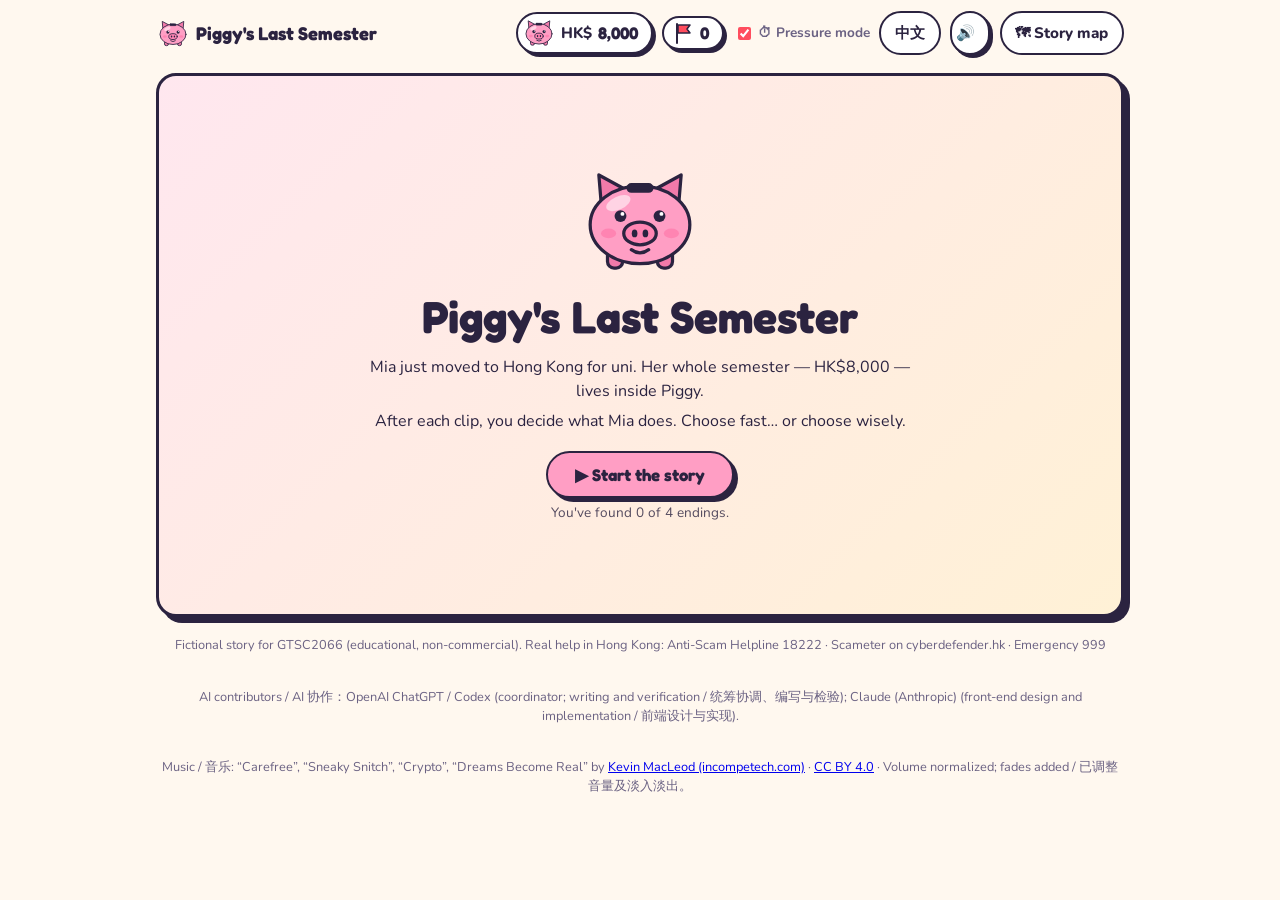
<file: index.html>
<!doctype html>
<html lang="en">
<head>
<meta charset="utf-8">
<meta http-equiv="Content-Security-Policy" content="default-src 'none'; script-src 'self'; style-src 'self'; font-src 'self'; img-src 'self' blob:; media-src 'self'; connect-src 'self'; base-uri 'none'; form-action 'none'; object-src 'none'">
<meta name="referrer" content="no-referrer">
<meta name="viewport" content="width=device-width, initial-scale=1">
<title>Piggy's Last Semester</title>
<meta name="description" content="An interactive anti-scam story. Make the choices, keep Piggy alive.">
<link rel="stylesheet" href="fonts.css">
<link rel="icon" href="assets/piggy-happy.svg">
<link rel="stylesheet" href="tokens.css">
<link rel="stylesheet" href="style.css">
</head>
<body>
<header class="topbar">
  <div class="brand"><img src="assets/piggy-happy.svg" alt="" width="34"> Piggy's Last Semester</div>
  <div class="hud">
    <div class="hud-item" title="Money left in Piggy"><img class="pig" id="hudPig" src="assets/piggy-happy.svg" alt=""> HK$<b id="hudMoney">8,000</b></div>
    <div class="hud-item" title="Red flags spotted"><img class="ico" src="assets/icon-flag.svg" alt=""> <b id="hudFlags">0</b></div>
    <label class="toggle" title="Choices have a 15-second timer — just like a real scammer rushing you">
      <input type="checkbox" id="pressure" checked> <span id="pressureLabel">⏱ Pressure mode</span>
    </label>
    <button class="ghost" id="btnLanguage">中文</button>
    <button class="hud-item" id="btnSound" aria-label="Mute audio" aria-pressed="true">🔊</button>
    <button class="ghost" id="btnMap">🗺 Story map</button>
  </div>
</header>

<main>
  <section class="stage" id="stage">
    <!-- start screen -->
    <div class="screen" id="startScreen">
      <div class="start-card">
        <img class="big-pig" src="assets/piggy-happy.svg" alt="Piggy">
        <h1>Piggy's Last Semester</h1>
        <p id="startIntro">Mia just moved to Hong Kong for uni. Her whole semester — <b>HK$8,000</b> — lives inside Piggy.</p>
        <p id="startInstructions">After each clip, <b>you</b> decide what Mia does. Choose fast… or choose wisely.</p>
        <button class="primary" id="btnStart">▶ Start the story</button>
        <p class="small" id="endingsUnlocked"></p>
      </div>
    </div>

    <!-- clip player -->
    <div class="clip" id="clip" hidden>
      <div class="media" id="media"></div>
      <div class="tag" id="sceneTag"></div>
      <div class="phone" id="phone" hidden></div>
      <div class="subs" id="subs"></div>
      <div class="progress"><div id="progressBar"></div></div>
      <button class="primary resume" id="btnResume" hidden>▶ Play video</button>
      <button class="skip ghost" id="btnSkip">Skip ⏭</button>
    </div>

    <!-- choice overlay -->
    <div class="overlay" id="choiceOverlay" hidden>
      <div class="choice-card"><img class="choice-pig" src="assets/piggy-worried.svg" alt="">
        <div class="timer" id="timer"><div id="timerBar"></div><b class="spark">💥</b></div><div class="timer-text" id="timerText"></div>
        <h2 id="choiceTitle">What should Mia do?</h2>
        <div class="choices" id="choices"></div>
        <button class="ghost hint-btn" id="btnHint">🚩 Pause &amp; spot the red flags</button>
        <ul class="flags-list" id="flagsList" hidden></ul>
      </div>
    </div>

    <!-- continue -->
    <div class="overlay light" id="continueOverlay" hidden>
      <div class="flag-earned" id="flagEarned" hidden></div>
      <button class="primary" id="btnContinue">Continue ▶</button>
    </div>

    <!-- ending -->
    <div class="screen" id="endScreen" hidden>
      <div class="end-card" id="endCard"></div>
    </div>

    <div class="toast" id="toast" hidden></div>
  </section>

  <!-- story map -->
  <section class="map-panel" id="mapPanel" hidden>
    <div class="map-head">
      <h2 id="mapTitle">Story map</h2>
      <span class="legend"><i class="lg visited"></i>visited <i class="lg current"></i>you are here <i class="lg vid"></i>video clip <i class="lg img"></i>image clip</span>
      <button class="ghost" id="btnCloseMap">✕</button>
    </div>
    <div class="map-scroll"><div class="map" id="map"></div></div>
  </section>
</main>

<footer class="foot" id="footer">Fictional story for GTSC2066 (educational, non-commercial). Real help in Hong Kong: Anti-Scam Helpline <b>18222</b> · Scameter on cyberdefender.hk · Emergency <b>999</b></footer>

<p class="foot" id="aiCredits">AI contributors / AI 协作：OpenAI ChatGPT / Codex (coordinator; writing and verification / 统筹协调、编写与检验); Claude (Anthropic) (front-end design and implementation / 前端设计与实现).</p>
<p class="foot" id="musicCredits">Music / 音乐: “Carefree”, “Sneaky Snitch”, “Crypto”, “Dreams Become Real” by <a href="https://incompetech.com/">Kevin MacLeod (incompetech.com)</a> · <a href="https://creativecommons.org/licenses/by/4.0/">CC BY 4.0</a> · Volume normalized; fades added / 已调整音量及淡入淡出。</p>

<script src="story.js?v=quiz-2"></script>
<script src="audio.js?v=buffer-bgm-2"></script>
<script src="app.js?v=quiz-2"></script>
</body>
</html>
</file>
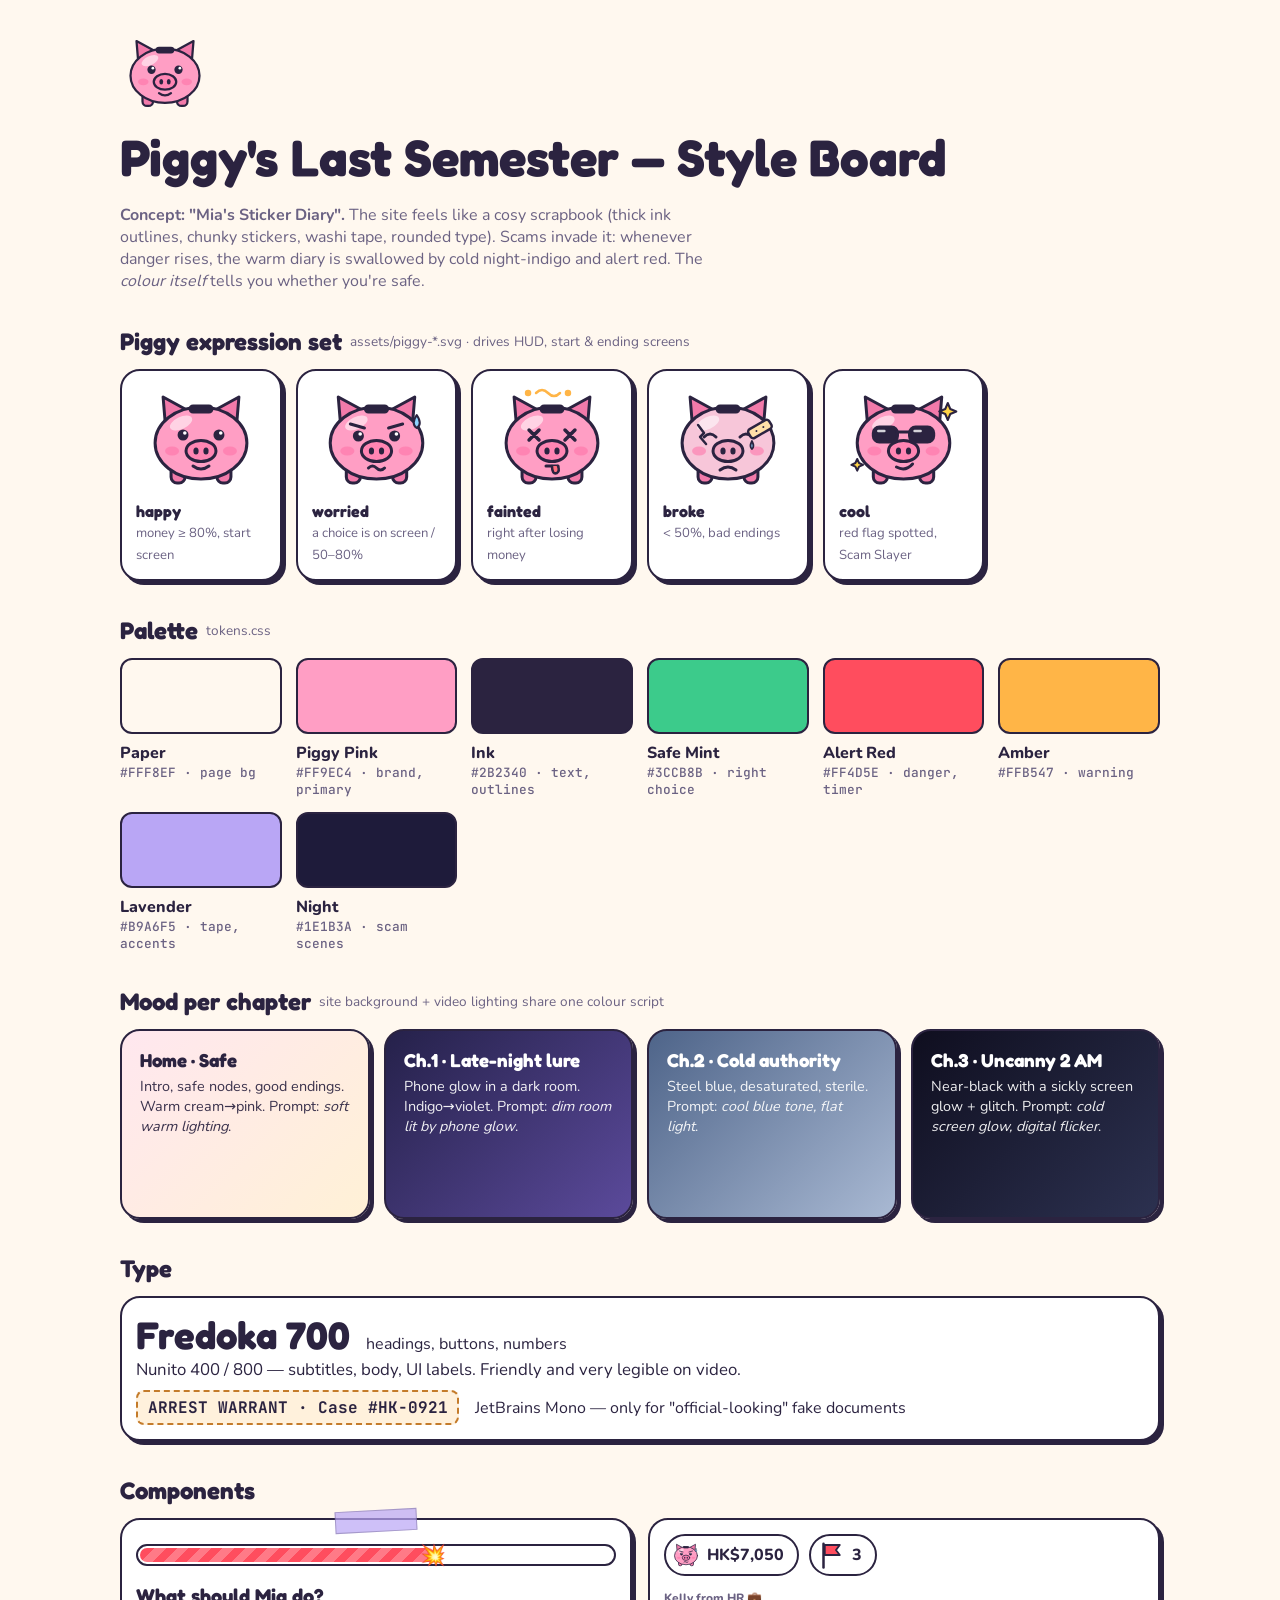
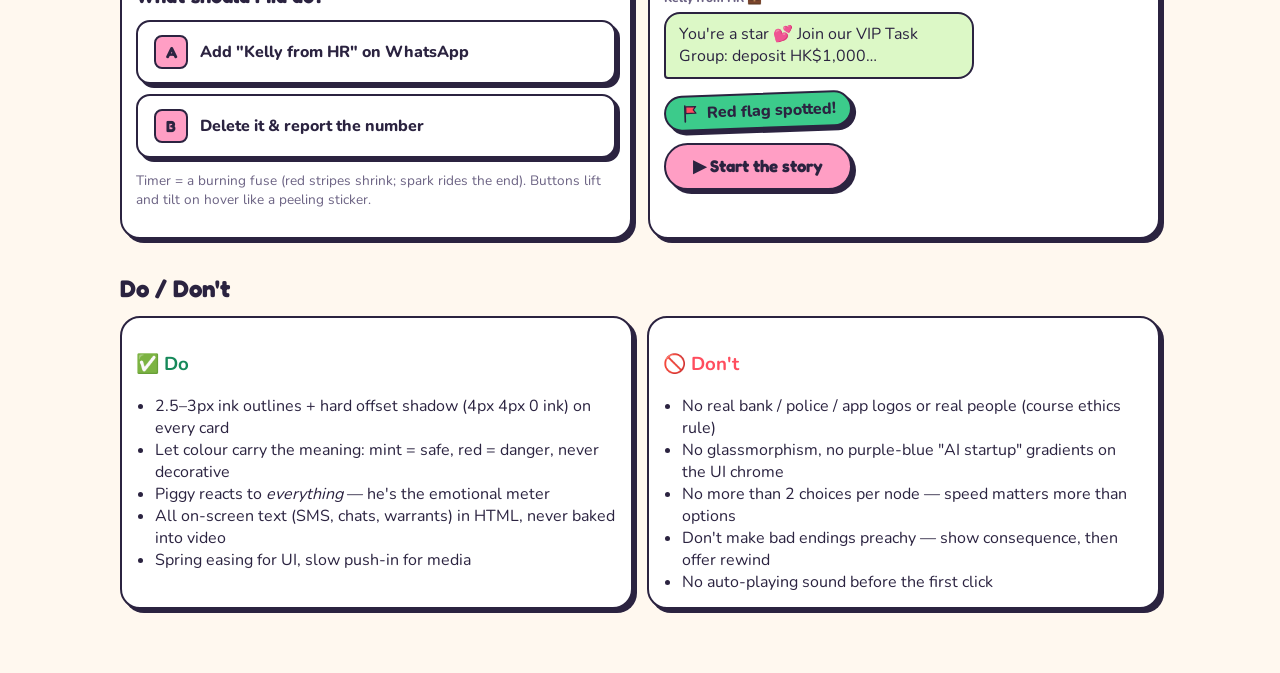
<file: styleboard.html>
<!doctype html>
<html lang="en">
<head>
<meta charset="utf-8">
<meta http-equiv="Content-Security-Policy" content="default-src 'none'; script-src 'self'; style-src 'self'; font-src 'self'; img-src 'self' blob:; media-src 'self'; connect-src 'none'; base-uri 'none'; form-action 'none'; object-src 'none'">
<meta name="viewport" content="width=device-width, initial-scale=1">
<title>Piggy Style Board</title>
<link rel="stylesheet" href="fonts.css">
<link rel="stylesheet" href="tokens.css">
<link rel="stylesheet" href="styleboard.css">
</head>
<body>
<div class="wrap">
  <img src="assets/piggy-happy.svg" alt="" width="90">
  <h1>Piggy's Last Semester — Style Board</h1>
  <p class="lead"><b>Concept: "Mia's Sticker Diary".</b> The site feels like a cosy scrapbook (thick ink outlines, chunky stickers, washi tape, rounded type). Scams invade it: whenever danger rises, the warm diary is swallowed by cold night-indigo and alert red. The <i>colour itself</i> tells you whether you're safe.</p>

  <h2>Piggy expression set <small>assets/piggy-*.svg · drives HUD, start &amp; ending screens</small></h2>
  <div class="grid">
    <div class="sticker pig"><img src="assets/piggy-happy.svg" alt=""><b>happy</b><span>money ≥ 80%, start screen</span></div>
    <div class="sticker pig"><img src="assets/piggy-worried.svg" alt=""><b>worried</b><span>a choice is on screen / 50–80%</span></div>
    <div class="sticker pig"><img src="assets/piggy-fainted.svg" alt=""><b>fainted</b><span>right after losing money</span></div>
    <div class="sticker pig"><img src="assets/piggy-broke.svg" alt=""><b>broke</b><span>&lt; 50%, bad endings</span></div>
    <div class="sticker pig"><img src="assets/piggy-cool.svg" alt=""><b>cool</b><span>red flag spotted, Scam Slayer</span></div>
  </div>

  <h2>Palette <small>tokens.css</small></h2>
  <div class="grid">
    <div><div class="sample-1 sw"></div><div class="sw-name">Paper</div><div class="sw-hex">#FFF8EF · page bg</div></div>
    <div><div class="sample-2 sw"></div><div class="sw-name">Piggy Pink</div><div class="sw-hex">#FF9EC4 · brand, primary</div></div>
    <div><div class="sample-3 sw"></div><div class="sw-name">Ink</div><div class="sw-hex">#2B2340 · text, outlines</div></div>
    <div><div class="sample-4 sw"></div><div class="sw-name">Safe Mint</div><div class="sw-hex">#3CCB8B · right choice</div></div>
    <div><div class="sample-5 sw"></div><div class="sw-name">Alert Red</div><div class="sw-hex">#FF4D5E · danger, timer</div></div>
    <div><div class="sample-6 sw"></div><div class="sw-name">Amber</div><div class="sw-hex">#FFB547 · warning</div></div>
    <div><div class="sample-7 sw"></div><div class="sw-name">Lavender</div><div class="sw-hex">#B9A6F5 · tape, accents</div></div>
    <div><div class="sample-8 sw"></div><div class="sw-name">Night</div><div class="sw-hex">#1E1B3A · scam scenes</div></div>
  </div>

  <h2>Mood per chapter <small>site background + video lighting share one colour script</small></h2>
  <div class="moods">
    <div class="sample-9 mood"><h3>Home · Safe</h3><p>Intro, safe nodes, good endings. Warm cream→pink. Prompt: <i>soft warm lighting</i>.</p></div>
    <div class="sample-10 mood"><h3>Ch.1 · Late-night lure</h3><p>Phone glow in a dark room. Indigo→violet. Prompt: <i>dim room lit by phone glow</i>.</p></div>
    <div class="sample-11 mood"><h3>Ch.2 · Cold authority</h3><p>Steel blue, desaturated, sterile. Prompt: <i>cool blue tone, flat light</i>.</p></div>
    <div class="sample-12 mood"><h3>Ch.3 · Uncanny 2 AM</h3><p>Near-black with a sickly screen glow + glitch. Prompt: <i>cold screen glow, digital flicker</i>.</p></div>
  </div>

  <h2>Type</h2>
  <div class="sticker">
    <div class="type-row"><span class="t-display">Fredoka 700</span><span>headings, buttons, numbers</span></div>
    <div class="type-row"><span class="t-body">Nunito 400 / 800 — subtitles, body, UI labels. Friendly and very legible on video.</span></div>
    <div class="sample-13 type-row"><span class="t-mono">ARREST WARRANT · Case #HK-0921</span><span>JetBrains Mono — only for "official-looking" fake documents</span></div>
  </div>

  <h2>Components</h2>
  <div class="demo-stage">
    <div class="sticker tape">
      <div class="fuse"><i></i><b>💥</b></div>
      <div class="sample-14">What should Mia do?</div>
      <div class="sample-15">
        <button class="btn-choice"><span class="key">A</span>Add "Kelly from HR" on WhatsApp</button>
        <button class="btn-choice"><span class="key">B</span>Delete it &amp; report the number</button>
      </div>
      <p class="sample-16">Timer = a burning fuse (red stripes shrink; spark rides the end). Buttons lift and tilt on hover like a peeling sticker.</p>
    </div>
    <div class="sample-17 sticker">
      <div class="hud-demo">
        <span class="hud-chip"><img src="assets/piggy-worried.svg" alt="">HK$7,050</span>
        <span class="hud-chip"><img src="assets/icon-flag.svg" alt="">3</span>
      </div>
      <div><div class="phone-chip">Kelly from HR 💼</div><div class="bubble">You're a star 💕 Join our VIP Task Group: deposit HK$1,000…</div></div>
      <div><span class="flag-stamp"><img src="assets/icon-flag.svg" width="20" alt="">Red flag spotted!</span></div>
      <div><button class="btn-primary">▶ Start the story</button></div>
    </div>
  </div>

  <h2>Do / Don't</h2>
  <div class="do-dont">
    <div class="sticker do"><h3>✅ Do</h3><ul>
      <li>2.5–3px ink outlines + hard offset shadow (4px 4px 0 ink) on every card</li>
      <li>Let colour carry the meaning: mint = safe, red = danger, never decorative</li>
      <li>Piggy reacts to <i>everything</i> — he's the emotional meter</li>
      <li>All on-screen text (SMS, chats, warrants) in HTML, never baked into video</li>
      <li>Spring easing for UI, slow push-in for media</li>
    </ul></div>
    <div class="sticker dont"><h3>🚫 Don't</h3><ul>
      <li>No real bank / police / app logos or real people (course ethics rule)</li>
      <li>No glassmorphism, no purple-blue "AI startup" gradients on the UI chrome</li>
      <li>No more than 2 choices per node — speed matters more than options</li>
      <li>Don't make bad endings preachy — show consequence, then offer rewind</li>
      <li>No auto-playing sound before the first click</li>
    </ul></div>
  </div>
</div>
</body>
</html>
</file>
<file: fonts.css>
@font-face {
  font-family: 'Fredoka';
  font-style: normal;
  font-weight: 500;
  font-stretch: normal;
  font-display: swap;
  src: url(assets/fonts/font-0.ttf) format('truetype');
}
@font-face {
  font-family: 'Fredoka';
  font-style: normal;
  font-weight: 600;
  font-stretch: normal;
  font-display: swap;
  src: url(assets/fonts/font-1.ttf) format('truetype');
}
@font-face {
  font-family: 'Fredoka';
  font-style: normal;
  font-weight: 700;
  font-stretch: normal;
  font-display: swap;
  src: url(assets/fonts/font-2.ttf) format('truetype');
}
@font-face {
  font-family: 'JetBrains Mono';
  font-style: normal;
  font-weight: 500;
  font-display: swap;
  src: url(assets/fonts/font-3.ttf) format('truetype');
}
@font-face {
  font-family: 'JetBrains Mono';
  font-style: normal;
  font-weight: 700;
  font-display: swap;
  src: url(assets/fonts/font-4.ttf) format('truetype');
}
@font-face {
  font-family: 'Nunito';
  font-style: normal;
  font-weight: 400;
  font-display: swap;
  src: url(assets/fonts/font-5.ttf) format('truetype');
}
@font-face {
  font-family: 'Nunito';
  font-style: normal;
  font-weight: 700;
  font-display: swap;
  src: url(assets/fonts/font-6.ttf) format('truetype');
}
@font-face {
  font-family: 'Nunito';
  font-style: normal;
  font-weight: 800;
  font-display: swap;
  src: url(assets/fonts/font-7.ttf) format('truetype');
}
</file>
<file: tokens.css>
/* Piggy's Last Semester — design tokens. Single source of truth for colour, type, shape, motion. */
:root{
  /* colour */
  --paper:#FFF8EF; --card:#FFFFFF; --ink:#2B2340; --ink-soft:#6B6283;
  --pig:#FF9EC4; --pig-deep:#F27AAA;
  --safe:#3CCB8B; --safe-ink:#16895A; --alert:#FF4D5E; --amber:#FFB547;
  --lavender:#B9A6F5; --sky:#8FD3FF; --gold:#FFD447; --night:#1E1B3A;

  /* chapter moods (stage backgrounds, mirror the video lighting) */
  --mood-home:linear-gradient(135deg,#FFE7EF 0%,#FFF1D6 100%);
  --mood-ch1:linear-gradient(135deg,#25214A 0%,#5B4A9B 100%);
  --mood-ch2:linear-gradient(135deg,#4E6489 0%,#A9B9D3 100%);
  --mood-ch3:linear-gradient(135deg,#0F0E1F 0%,#2C3150 100%);
  --mood-alert:linear-gradient(135deg,#FF9AA4 0%,#FFD6C2 100%);
  --mood-safe:linear-gradient(135deg,#C9F5DD 0%,#F0FFF6 100%);

  /* type */
  --font-display:"Fredoka","Arial Rounded MT Bold","PingFang SC","Noto Sans SC",sans-serif;
  --font-body:"Nunito",ui-rounded,system-ui,-apple-system,"PingFang SC","Noto Sans SC",sans-serif;
  --font-mono:"JetBrains Mono",ui-monospace,Menlo,monospace;

  /* shape */
  --outline:2.5px solid var(--ink);
  --r-sm:8px; --r-md:14px; --r-lg:20px;
  --shadow-sticker:4px 4px 0 var(--ink);

  /* motion */
  --ease-spring:cubic-bezier(.34,1.56,.64,1);
  --ease-out:cubic-bezier(.22,1,.36,1);
  --t-fast:160ms; --t-med:320ms; --t-slow:600ms;
}
@media (prefers-color-scheme: dark){
  :root:not([data-theme="light"]){ --paper:#17142B; --card:#25203F; --ink:#F4EEFF; --ink-soft:#B3A9CF; --shadow-sticker:4px 4px 0 #000; }
}
:root[data-theme="dark"]{ --paper:#17142B; --card:#25203F; --ink:#F4EEFF; --ink-soft:#B3A9CF; --shadow-sticker:4px 4px 0 #000; }
@media (prefers-reduced-motion: reduce){ :root{ --t-fast:0ms; --t-med:0ms; --t-slow:0ms; } }
</file>
<file: style.css>
/* Piggy's Last Semester — "Sticker Diary" UI. Tokens live in tokens.css. */
*{box-sizing:border-box}
[hidden]{display:none!important}
body{margin:0;background:var(--paper);color:var(--ink);font:16px/1.5 var(--font-body);transition:background var(--t-slow)}
body[data-mood="ch1"],body[data-mood="ch3"]{background:color-mix(in srgb,var(--paper) 88%,#3b2f6b)}
body[data-mood="ch2"]{background:color-mix(in srgb,var(--paper) 90%,#4e6489)}
button{font:inherit;cursor:pointer}
.primary{font:700 1.05rem var(--font-display);background:var(--pig);color:#2B2340;border:2.5px solid #2B2340;border-radius:999px;padding:.7em 1.6em;box-shadow:4px 4px 0 #2B2340;transition:transform var(--t-fast) var(--ease-spring),box-shadow var(--t-fast)}
.primary:hover{transform:translate(-2px,-2px);box-shadow:6px 6px 0 #2B2340}
.primary:active{transform:translate(2px,2px);box-shadow:1px 1px 0 #2B2340}
.ghost{background:var(--card);color:var(--ink);border:2px solid var(--ink);border-radius:999px;padding:.35em .9em;font-weight:800}
.small{font-size:.85em;opacity:.8}

/* top bar */
.topbar{display:flex;flex-wrap:wrap;gap:.6rem;justify-content:space-between;align-items:center;padding:.7rem 16px;max-width:1000px;margin:0 auto}
.brand{display:flex;gap:.4rem;align-items:center;font:700 1.15rem var(--font-display)}
.hud{display:flex;flex-wrap:wrap;gap:.6rem;align-items:center;font-size:.95rem}
.hud-item{display:flex;gap:.35em;align-items:center;background:var(--card);border:var(--outline);border-radius:999px;padding:.15em .85em .15em .25em;font-weight:800;box-shadow:3px 3px 0 var(--ink)}
.hud-item b{font-family:var(--font-display);font-size:1.05rem}
.hud-item .pig{width:34px;height:34px;transition:transform var(--t-med) var(--ease-spring)}
.hud-item .ico{width:24px;height:24px;margin-left:.2em}
.pig.hit{animation:hit .7s}
.pig.gain{animation:gain .7s}
@keyframes hit{30%{transform:scale(.6) rotate(-20deg)}60%{transform:scale(1.15) rotate(10deg)}}
@keyframes gain{40%{transform:scale(1.4) rotate(-6deg)}}
.toggle{display:flex;gap:.3em;align-items:center;font-size:.85rem;font-weight:700;color:var(--ink-soft)}
.toggle input{accent-color:var(--alert)}

main{max-width:1000px;margin:.4rem auto 1rem;padding:0 16px}

/* stage */
.stage{position:relative;aspect-ratio:16/9;max-width:100%;background:var(--night);border:3px solid var(--ink);border-radius:var(--r-lg);overflow:hidden;color:#fff;box-shadow:6px 6px 0 var(--ink)}
@media (max-width:640px){ .stage{aspect-ratio:auto;min-height:600px} }

.screen{position:absolute;inset:0;display:grid;place-items:center;padding:16px;overflow-y:auto;background:var(--mood-home);color:#2B2340}
.start-card,.end-card{max-width:560px;text-align:center}
.start-card h1{margin:.1em 0 .3em;font:700 clamp(1.8rem,4.4vw,2.8rem)/1.1 var(--font-display)}
.start-card p{margin:.35em 0}
.start-card .primary{margin-top:.8rem}
.big-pig{width:clamp(90px,16vw,130px);animation:bob 2.6s var(--ease-out) infinite}
@keyframes bob{50%{transform:translateY(-8px) rotate(4deg)}}

/* clip */
.clip{position:absolute;inset:0}
.media{position:absolute;inset:0;display:grid;place-items:center}
.media video,.media img{width:100%;height:100%;object-fit:cover}
.media img.kenburns{animation:kb 12s ease-out forwards}
@keyframes kb{from{transform:scale(1)}to{transform:scale(1.12) translate(-2%,-1%)}}
.placeholder{position:absolute;inset:0;display:grid;place-items:center}
.placeholder .emoji{font-size:clamp(3rem,11vw,7rem);letter-spacing:.15em;animation:kbE 14s ease-out forwards;filter:drop-shadow(0 6px 10px rgba(0,0,0,.25))}
@keyframes kbE{from{transform:scale(.9)}to{transform:scale(1.1)}}
.placeholder .kind{position:absolute;top:12px;right:12px;font-size:.72rem;font-weight:800;background:rgba(255,255,255,.85);color:#2B2340;border:2px solid #2B2340;padding:.15em .7em;border-radius:999px}
.glitch .emoji{animation:glitch 1.3s steps(2) infinite}
@keyframes glitch{0%,100%{transform:translate(0)}20%{transform:translate(-3px,1px);filter:hue-rotate(60deg)}40%{transform:translate(2px,-2px)}60%{transform:translate(0);filter:none;opacity:.85}}
.tag{position:absolute;top:12px;left:12px;font-size:.78rem;font-weight:800;background:#FFF8EF;color:#2B2340;border:2px solid #2B2340;padding:.15em .8em;border-radius:999px;transform:rotate(-1.5deg)}
.subs{position:absolute;left:50%;bottom:30px;transform:translateX(-50%);width:min(90%,720px);text-align:center}
.sub{display:inline-block;background:rgba(20,15,40,.82);padding:.45em .95em;border-radius:14px;font-size:clamp(.92rem,2.1vw,1.12rem);font-weight:700;animation:fadeUp var(--t-med) var(--ease-out)}
.sub b{font-family:var(--font-display);color:var(--pig);margin-right:.45em}
@keyframes fadeUp{from{opacity:0;transform:translateY(8px)}}
.progress{position:absolute;left:0;right:0;bottom:0;height:6px;background:rgba(255,255,255,.15)}
.progress div{height:100%;width:0;background:var(--pig)}
.skip{position:absolute;right:12px;bottom:14px;font-size:.78rem;padding:.2em .8em;background:rgba(255,255,255,.9);color:#2B2340;border-color:#2B2340}

/* phone overlay — HTML text instead of AI-generated screen text */
.phone{position:absolute;top:46px;right:16px;width:min(46%,290px);background:#fff;color:#2B2340;border:2.5px solid #2B2340;border-radius:20px;padding:10px 12px 12px;box-shadow:4px 4px 0 #2B2340;animation:slideIn .5s var(--ease-spring);font-size:.92rem}
@media (max-width:640px){ .phone{left:16px;right:16px;width:auto;top:44px} }
@keyframes slideIn{from{opacity:0;transform:translateX(30px) rotate(4deg)}}
.phone .from{font-size:.74rem;font-weight:800;color:#6B6283;margin-bottom:6px}
.phone .bubble{background:#EEF0F5;border-radius:14px 14px 14px 4px;padding:8px 10px;white-space:pre-line}
.phone.chat .bubble{background:#DCF8C6}
.phone.call{text-align:center}
.phone.call .bubble{background:none;font-size:1.6rem}
.phone.call .bubble::after{content:attr(data-status);font-size:.8rem;color:#6B6283}
.phone.doc .bubble{background:#FFF1DC;border:2px dashed #C47B2A;border-radius:6px;font-family:var(--font-mono);font-weight:700}
.phone.scan .bubble{background:#FFE5E7;color:#B4141F;font-weight:800}

/* overlays */
.overlay{position:absolute;inset:0;display:grid;place-items:center;padding:16px;background:rgba(20,15,40,.55)}
.overlay.light{background:linear-gradient(transparent 45%,rgba(20,15,40,.7));align-content:end;gap:.8rem;padding-bottom:44px}
.choice-card{position:relative;width:min(100%,560px);background:#FFF8EF;color:#2B2340;border:3px solid #2B2340;border-radius:var(--r-lg);padding:20px 18px 14px;box-shadow:6px 6px 0 #2B2340;animation:pop var(--t-med) var(--ease-spring)}
.choice-card::before{content:"";position:absolute;top:-11px;left:50%;width:90px;height:22px;transform:translateX(-50%) rotate(-3deg);background:rgba(185,166,245,.8);border:1.5px solid rgba(43,35,64,.3)}
@keyframes pop{from{opacity:0;transform:scale(.92) rotate(-1deg)}}
.choice-pig{position:absolute;right:-14px;top:-40px;width:78px;transform:rotate(8deg);animation:shake 1.6s ease-in-out infinite}
@keyframes shake{0%,100%{transform:rotate(8deg)}50%{transform:rotate(2deg) translateY(-3px)}}
.choice-card h2{margin:.5em 0 .6em;font:700 1.3rem var(--font-display)}
.choices{display:grid;gap:.65rem}
.choice{display:flex;gap:.7em;align-items:center;background:#fff;color:#2B2340;border:2.5px solid #2B2340;border-radius:var(--r-md);padding:.75em 1em;text-align:left;font-weight:800;font-size:1rem;box-shadow:4px 4px 0 #2B2340;transition:transform var(--t-fast) var(--ease-spring),box-shadow var(--t-fast),background var(--t-fast)}
.choice:hover{transform:translate(-2px,-2px) rotate(-.6deg);box-shadow:6px 6px 0 #2B2340;background:#FFF0F6}
.choice:active{transform:translate(2px,2px);box-shadow:1px 1px 0 #2B2340}
.choice .k{flex:none;display:grid;place-items:center;width:1.9em;height:1.9em;border-radius:8px;background:var(--pig);border:2.5px solid #2B2340;font-family:var(--font-display)}
/* fuse timer */
.timer{position:relative;height:18px;border:2.5px solid #2B2340;border-radius:999px;background:#fff;margin-right:44px}
.timer div{position:absolute;inset:2px auto 2px 2px;width:calc(100% - 4px);border-radius:999px;background:repeating-linear-gradient(-45deg,var(--alert) 0 8px,#FF7A87 8px 16px);transition:width 1s linear}
.timer .spark{position:absolute;top:50%;transform:translate(-50%,-50%);font-size:1.25rem;transition:left 1s linear;animation:flick .25s steps(2) infinite}
@keyframes flick{50%{opacity:.6}}
.timer.paused div{background:#B3A9CF}
.timer.paused .spark{display:none}
.timer-text{font-size:.78rem;font-weight:800;color:#6B6283;margin-top:4px}
.hint-btn{margin-top:.9rem;font-size:.85rem;background:#fff;color:#2B2340;border-color:#2B2340}
.flags-list{margin:.6rem 0 0;padding-left:0;list-style:none;font-size:.9rem}
.flags-list li{margin:.3em 0;padding:.3em .6em;background:#FFE5E7;border-radius:8px}
.flag-earned{display:flex;gap:.5em;align-items:center;background:var(--safe);color:#2B2340;font-weight:800;padding:.4em 1.1em;border:2.5px solid #2B2340;border-radius:999px;box-shadow:4px 4px 0 #2B2340;transform:rotate(-2deg);animation:stamp .45s var(--ease-spring)}
.flag-earned img{width:22px}
.flag-earned.recovered{background:var(--sky)}
@keyframes stamp{from{opacity:0;transform:scale(1.6) rotate(-8deg)}}

/* endings */
.end-card{color:#2B2340}
.end-card .badge-pig{width:110px}
.end-card h2{margin:.05em 0;font:700 clamp(1.7rem,4vw,2.4rem) var(--font-display);letter-spacing:.03em}
.end-card p{margin:.4em 0}
.end-card .stats{display:flex;justify-content:center;gap:.6rem;flex-wrap:wrap;margin:.7rem 0}
.end-card .stat{background:#fff;border:2px solid #2B2340;border-radius:999px;padding:.2em .85em;font-weight:800;box-shadow:3px 3px 0 #2B2340}
.end-card ul{text-align:left;display:inline-block;margin:.3rem 0 .6rem;font-size:.92rem}
.end-card .help{font-size:.85rem;background:#fff;border:2px dashed #2B2340;border-radius:12px;padding:.5em .8em;margin:.6rem 0}
.end-card .btns{display:flex;gap:.6rem;justify-content:center;flex-wrap:wrap}
.end-card .ghost{background:#fff;color:#2B2340;border-color:#2B2340}
.screen.good{background:var(--mood-home)}
.screen.bad{background:linear-gradient(135deg,#3A2E55,#1E1B3A);color:#fff}
.screen.bad .end-card{color:#fff}
.screen.bad .stat,.screen.bad .help{background:rgba(255,255,255,.1);color:#fff;border-color:#fff;box-shadow:none}

.toast{position:absolute;top:14px;left:50%;transform:translateX(-50%);background:var(--alert);color:#fff;padding:.45em 1em;border:2.5px solid #2B2340;border-radius:12px;font-weight:800;z-index:5;width:max-content;max-width:92%;text-align:center;box-shadow:3px 3px 0 #2B2340;animation:fadeUp .3s}

/* story map */
.map-panel{margin-top:1.2rem;background:var(--card);border:var(--outline);border-radius:var(--r-lg);padding:12px 14px;box-shadow:var(--shadow-sticker)}
.map-head{display:flex;align-items:center;gap:1rem;flex-wrap:wrap}
.map-head h2{margin:0;font:700 1.15rem var(--font-display)}
.map-head .ghost{margin-left:auto}
.legend{font-size:.8rem;color:var(--ink-soft);display:flex;gap:.4rem;align-items:center;flex-wrap:wrap}
.lg{display:inline-block;width:12px;height:12px;border-radius:4px;border:2px solid var(--ink)}
.lg.visited{background:#FFD6E7}.lg.current{background:var(--pig)}.lg.img{border-style:dashed}
.map-scroll{overflow-x:auto;padding:10px 0}
.map{position:relative}
.map svg{position:absolute;inset:0;overflow:visible}
.node{position:absolute;width:110px;min-height:46px;padding:4px 6px;border-radius:10px;font-size:.72rem;font-weight:700;line-height:1.2;background:var(--card);border:2px solid var(--ink);color:var(--ink);display:flex;align-items:center;justify-content:center;text-align:center}
.node.img{border-style:dashed}
.node.visited{background:#FFD6E7;color:#2B2340}
.node.current{background:var(--pig);color:#2B2340;box-shadow:3px 3px 0 var(--ink)}
.node.end.good{border-color:var(--safe-ink)}.node.end.bad{border-color:var(--alert)}
.node.locked{opacity:.55}

.foot{max-width:1000px;margin:1.2rem auto 2rem;padding:0 16px;font-size:.8rem;color:var(--ink-soft);text-align:center}

/* Playback controls and responsive flow reuse the existing diary components. */
button,.toggle{min-height:44px}
.resume{position:absolute;left:50%;top:50%;transform:translate(-50%,-50%);z-index:2}
.overlay{overflow-y:auto;place-items:safe center}
.screen{place-items:safe center}
.subs{bottom:64px}
@media (max-width:640px){
  .stage{min-height:0;aspect-ratio:auto}
  .screen,.clip,.overlay{position:relative;inset:auto}
  .screen{min-height:520px}
  .clip{display:flex;flex-direction:column;padding-bottom:12px}
  .media{position:relative;aspect-ratio:16/9;overflow:hidden;order:1}
  .media video,.media img{object-fit:contain}
  .tag{position:relative;inset:auto;align-self:flex-start;margin:12px;order:0;max-width:calc(100% - 24px)}
  .phone{position:relative;inset:auto;width:auto;margin:12px 16px;order:2}
  .subs{position:relative;inset:auto;transform:none;width:auto;margin:12px;order:3}
  .skip{position:relative;inset:auto;align-self:flex-end;margin:0 12px 12px;order:4}
  .resume{position:relative;inset:auto;transform:none;margin:12px;order:2}
  .placeholder .kind{font-size:.7rem;top:auto;bottom:8px}
  .overlay{padding:44px 16px 20px}
  .overlay.light{padding:20px 16px}
  .stage:has(#choiceOverlay:not([hidden])) .clip{display:none}
  .choice-pig{right:0}
  .flag-earned{max-width:100%}
}
@media (prefers-reduced-motion:reduce){
  *,*::before,*::after{animation:none!important;transition:none!important;scroll-behavior:auto!important}
}
</file>
<file: styleboard.css>
body{margin:0;background:var(--paper);color:var(--ink);font-family:var(--font-body)}
  .wrap{max-width:1040px;margin:0 auto;padding:32px 16px 64px}
  h1{font-family:var(--font-display);font-size:clamp(2rem,5vw,3.2rem);margin:.1em 0}
  h2{font-family:var(--font-display);font-size:1.5rem;margin:2.2rem 0 .8rem;display:flex;gap:.5rem;align-items:center}
  h2 small{font-family:var(--font-body);font-size:.85rem;color:var(--ink-soft);font-weight:400}
  .lead{color:var(--ink-soft);max-width:60ch}
  .grid{display:grid;gap:14px;grid-template-columns:repeat(auto-fill,minmax(150px,1fr))}
  .sticker{background:var(--card);border:var(--outline);border-radius:var(--r-lg);box-shadow:var(--shadow-sticker);padding:14px}
  .pig img{width:100%;height:110px;object-fit:contain}
  .pig b{display:block;font-family:var(--font-display)}
  .pig span{font-size:.82rem;color:var(--ink-soft)}
  .sw{height:72px;border-radius:12px;border:var(--outline);margin-bottom:8px}
  .sw-name{font-weight:800}.sw-hex{font-family:var(--font-mono);font-size:.8rem;color:var(--ink-soft)}
  .moods{display:grid;gap:14px;grid-template-columns:repeat(auto-fit,minmax(220px,1fr))}
  .mood{border-radius:var(--r-lg);border:var(--outline);padding:18px;min-height:150px;box-shadow:var(--shadow-sticker);color:#fff}
  .mood h3{font-family:var(--font-display);margin:0 0 .3em}
  .mood p{margin:0;font-size:.9rem;opacity:.92}
  .type-row{display:flex;gap:16px;flex-wrap:wrap;align-items:baseline}
  .t-display{font-family:var(--font-display);font-weight:700;font-size:2.4rem}
  .t-body{font-size:1.05rem}
  .t-mono{font-family:var(--font-mono);font-weight:700;background:#FFF1DC;border:2px dashed #C47B2A;padding:.3em .6em;border-radius:8px}
  .demo-stage{display:grid;gap:16px;grid-template-columns:1fr 1fr}
  @media (max-width:760px){.demo-stage{grid-template-columns:1fr}}
  .btn-choice{display:flex;gap:.7em;align-items:center;width:100%;text-align:left;font:800 1rem var(--font-body);background:var(--card);color:var(--ink);border:var(--outline);border-radius:var(--r-md);padding:.8em 1em;box-shadow:var(--shadow-sticker);cursor:pointer;transition:transform var(--t-fast) var(--ease-spring),box-shadow var(--t-fast)}
  .btn-choice:hover{transform:translate(-2px,-2px) rotate(-.5deg);box-shadow:6px 6px 0 var(--ink)}
  .btn-choice .key{display:grid;place-items:center;width:1.9em;height:1.9em;border-radius:8px;background:var(--pig);border:2.5px solid var(--ink);color:var(--ink);font-family:var(--font-display)}
  .btn-primary{font:700 1.05rem var(--font-display);background:var(--pig);color:var(--ink);border:var(--outline);border-radius:999px;padding:.7em 1.6em;box-shadow:var(--shadow-sticker);cursor:pointer}
  .fuse{position:relative;height:18px;border:var(--outline);border-radius:999px;background:var(--card);overflow:visible;margin:10px 0 18px}
  .fuse i{position:absolute;inset:2px auto 2px 2px;width:62%;border-radius:999px;background:repeating-linear-gradient(-45deg,var(--alert) 0 8px,#FF7A87 8px 16px)}
  .fuse b{position:absolute;left:62%;top:50%;transform:translate(-50%,-50%);font-size:1.3rem}
  .bubble{background:#DCF8C6;border:var(--outline);border-radius:16px 16px 16px 4px;padding:.6em .8em;max-width:280px}
  .phone-chip{font:800 .75rem var(--font-body);color:var(--ink-soft);margin-bottom:6px}
  .flag-stamp{display:inline-flex;gap:.4em;align-items:center;background:var(--safe);color:var(--ink);border:var(--outline);border-radius:999px;padding:.3em .9em;font-weight:800;transform:rotate(-2deg);box-shadow:var(--shadow-sticker)}
  .hud-demo{display:flex;gap:10px;flex-wrap:wrap}
  .hud-chip{display:flex;gap:.4em;align-items:center;background:var(--card);border:var(--outline);border-radius:999px;padding:.25em .8em .25em .3em;font-weight:800}
  .hud-chip img{width:30px;height:30px}
  .tape{position:relative}
  .tape::before{content:"";position:absolute;top:-10px;left:50%;width:80px;height:20px;transform:translateX(-50%) rotate(-3deg);background:rgba(185,166,245,.7);border:1.5px solid rgba(43,35,64,.25)}
  .do-dont{display:grid;grid-template-columns:1fr 1fr;gap:14px}
  @media (max-width:640px){.do-dont{grid-template-columns:1fr}}
  .do-dont ul{margin:.3em 0 0;padding-left:1.2em}
  .do h3{color:var(--safe-ink)}.dont h3{color:var(--alert)}

.sample-1{background:#FFF8EF}
.sample-2{background:#FF9EC4}
.sample-3{background:#2B2340}
.sample-4{background:#3CCB8B}
.sample-5{background:#FF4D5E}
.sample-6{background:#FFB547}
.sample-7{background:#B9A6F5}
.sample-8{background:#1E1B3A}
.sample-9{background:var(--mood-home);color:var(--ink)}
.sample-10{background:var(--mood-ch1)}
.sample-11{background:var(--mood-ch2)}
.sample-12{background:var(--mood-ch3)}
.sample-13{margin-top:.6em}
.sample-14{font:700 1.25rem var(--font-display);margin-bottom:.6em}
.sample-15{display:grid;gap:10px}
.sample-16{font-size:.85rem;color:var(--ink-soft)}
.sample-17{display:grid;gap:14px;align-content:start}
</file>
